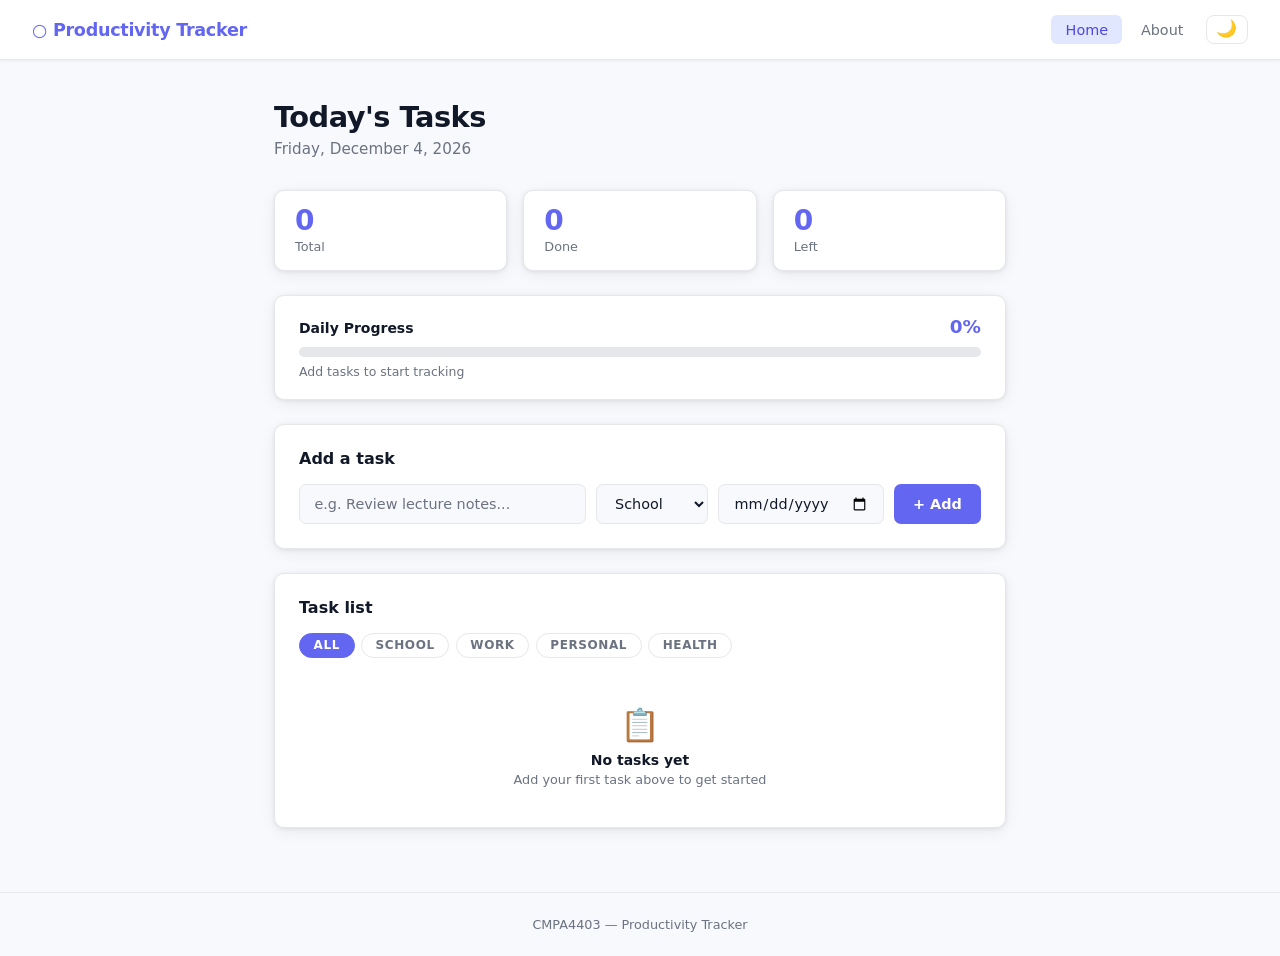
<file: index.html>
<!DOCTYPE html>
<html lang="en">
<head>
    <meta charset="UTF-8">
    <meta name="viewport" content="width=device-width, initial-scale=1.0">
    <title>Productivity Tracker</title>
    <!-- Anti-flash: apply saved theme before paint -->
    <script>try{var t=localStorage.getItem('pt_theme')||'light';document.documentElement.setAttribute('data-theme',t);}catch(e){document.documentElement.setAttribute('data-theme','light');}</script>
    <link rel="stylesheet" href="styles.css">
</head>
<body>

    <header>
        <a class="logo" href="index.html">&#9675; Productivity Tracker</a>
        <div class="header-right">
            <nav>
                <a href="index.html" class="active">Home</a>
                <a href="about.html">About</a>
            </nav>
            <button class="theme-toggle" id="theme-toggle" title="Toggle dark mode">🌙</button>
        </div>
    </header>

    <main>
        <div class="hero">
            <h1>Today's Tasks</h1>
            <p id="date-display"></p>
        </div>

        <!-- Stats -->
        <div class="stats">
            <div class="stat">
                <div class="value" id="stat-total">0</div>
                <div class="label">Total</div>
            </div>
            <div class="stat">
                <div class="value" id="stat-done">0</div>
                <div class="label">Done</div>
            </div>
            <div class="stat">
                <div class="value" id="stat-left">0</div>
                <div class="label">Left</div>
            </div>
        </div>

        <!-- Progress bar -->
        <div class="progress-wrap">
            <div class="progress-header">
                <span class="progress-title">Daily Progress</span>
                <span class="progress-pct" id="progress-pct">0%</span>
            </div>
            <div class="progress-track">
                <div class="progress-fill" id="progress-fill"></div>
            </div>
            <div class="progress-sub" id="progress-sub">Add tasks to start tracking</div>
        </div>

        <!-- Add task -->
        <div class="card">
            <h2>Add a task</h2>
            <form class="task-form" id="task-form">
                <div class="form-inputs">
                    <input
                        type="text"
                        id="task-input"
                        placeholder="e.g. Review lecture notes..."
                        autocomplete="off"
                        maxlength="120"
                    />
                    <select id="cat-select">
                        <option value="school">School</option>
                        <option value="work">Work</option>
                        <option value="personal">Personal</option>
                        <option value="health">Health</option>
                    </select>
                    <input type="date" id="date-input" title="Due date (optional)" />
                    <button type="submit" class="btn">+ Add</button>
                </div>
                <p class="form-error" id="form-error">Please enter a task name.</p>
            </form>
        </div>

        <!-- Task list -->
        <div class="card">
            <h2>Task list</h2>
            <div class="filter-tabs">
                <button class="filter-btn active" data-filter="all">All</button>
                <button class="filter-btn" data-filter="school">School</button>
                <button class="filter-btn" data-filter="work">Work</button>
                <button class="filter-btn" data-filter="personal">Personal</button>
                <button class="filter-btn" data-filter="health">Health</button>
            </div>
            <ul class="task-list" id="task-list">
                <li class="empty-state" id="empty-msg">
                    <div class="empty-state-icon">📋</div>
                    <div class="empty-state-text">No tasks yet</div>
                    <div class="empty-state-sub">Add your first task above to get started</div>
                </li>
            </ul>
        </div>
    </main>

    <footer>
        CMPA4403 &mdash; Productivity Tracker
    </footer>

    <script>
        // ── Date display ──
        document.getElementById('date-display').textContent = new Date().toLocaleDateString('en-US', {
            weekday: 'long', year: 'numeric', month: 'long', day: 'numeric'
        });

        // ── Dark mode toggle ──
        const themeToggle = document.getElementById('theme-toggle');
        const root = document.documentElement;

        function syncToggleIcon() {
            themeToggle.textContent = root.getAttribute('data-theme') === 'dark' ? '☀️' : '🌙';
        }
        syncToggleIcon();

        themeToggle.addEventListener('click', () => {
            const next = root.getAttribute('data-theme') === 'dark' ? 'light' : 'dark';
            root.setAttribute('data-theme', next);
            try { localStorage.setItem('pt_theme', next); } catch(e) {}
            syncToggleIcon();
        });

        // ── State ──
        const STORAGE_KEY = 'pt_tasks';
        let tasks = JSON.parse(localStorage.getItem(STORAGE_KEY) || '[]');
        let activeFilter = 'all';

        function save() {
            try { localStorage.setItem(STORAGE_KEY, JSON.stringify(tasks)); } catch(e) {}
        }

        // ── Due date helpers ──
        function parseLocalDate(str) {
            // Parse YYYY-MM-DD as local date to avoid UTC timezone shifts
            const [y, m, d] = str.split('-').map(Number);
            return new Date(y, m - 1, d);
        }

        function getDueStatus(task) {
            if (!task.dueDate || task.done) return null;
            const today = new Date(); today.setHours(0, 0, 0, 0);
            const due   = parseLocalDate(task.dueDate);
            if (due < today) return 'overdue';
            if (due.getTime() === today.getTime()) return 'today';
            return 'upcoming';
        }

        function formatDate(str) {
            return parseLocalDate(str).toLocaleDateString('en-US', { month: 'short', day: 'numeric' });
        }

        // ── Progress bar ──
        function updateProgress() {
            const total = tasks.length;
            const done  = tasks.filter(t => t.done).length;
            const pct   = total === 0 ? 0 : Math.round((done / total) * 100);

            const fill = document.getElementById('progress-fill');
            const pctEl = document.getElementById('progress-pct');
            const sub   = document.getElementById('progress-sub');

            fill.style.width = pct + '%';
            fill.classList.toggle('complete', pct === 100 && total > 0);
            pctEl.textContent = pct + '%';
            sub.textContent = total === 0
                ? 'Add tasks to start tracking'
                : `${done} of ${total} task${total !== 1 ? 's' : ''} complete`;
        }

        // ── Filter tabs ──
        document.querySelectorAll('.filter-btn').forEach(btn => {
            btn.addEventListener('click', () => {
                activeFilter = btn.dataset.filter;
                document.querySelectorAll('.filter-btn').forEach(b => b.classList.remove('active'));
                btn.classList.add('active');
                render();
            });
        });

        // ── Render ──
        function render() {
            const list     = document.getElementById('task-list');
            const emptyMsg = document.getElementById('empty-msg');

            // Stats
            const total = tasks.length;
            const done  = tasks.filter(t => t.done).length;
            document.getElementById('stat-total').textContent = total;
            document.getElementById('stat-done').textContent  = done;
            document.getElementById('stat-left').textContent  = total - done;
            updateProgress();

            // Clear task items
            Array.from(list.querySelectorAll('.task-item')).forEach(el => el.remove());

            const filtered = activeFilter === 'all'
                ? tasks
                : tasks.filter(t => t.category === activeFilter);

            emptyMsg.style.display = filtered.length === 0 ? 'block' : 'none';
            // Update empty state messaging depending on context
            const emptyText = emptyMsg.querySelector('.empty-state-text');
            const emptySub  = emptyMsg.querySelector('.empty-state-sub');
            if (tasks.length === 0) {
                emptyText.textContent = 'No tasks yet';
                emptySub.textContent  = 'Add your first task above to get started';
            } else {
                emptyText.textContent = `No ${activeFilter} tasks`;
                emptySub.textContent  = 'Try a different filter or add a new task';
            }

            filtered.forEach(task => {
                const realIdx  = tasks.indexOf(task);
                const status   = getDueStatus(task);

                const li = document.createElement('li');
                li.className = 'task-item' + (task.done ? ' done' : '');
                if (task.category) li.dataset.category = task.category;

                // Checkbox
                const cb = document.createElement('input');
                cb.type    = 'checkbox';
                cb.checked = task.done;
                cb.addEventListener('change', () => {
                    tasks[realIdx].done = cb.checked;
                    save(); render();
                });

                // Label
                const label = document.createElement('span');
                label.className   = 'task-label';
                label.textContent = task.text;
                label.addEventListener('click', () => {
                    cb.checked = !cb.checked;
                    tasks[realIdx].done = cb.checked;
                    save(); render();
                });

                // Category badge
                const badge = document.createElement('span');
                badge.className   = `cat-badge cat-${task.category}`;
                badge.textContent = task.category;

                // Due date label
                let dueEl = null;
                if (task.dueDate) {
                    dueEl = document.createElement('span');
                    dueEl.className = 'due-label';
                    if (status === 'overdue')  { dueEl.classList.add('overdue');   dueEl.textContent = '⚠ ' + formatDate(task.dueDate); }
                    else if (status === 'today'){ dueEl.classList.add('due-today'); dueEl.textContent = '📅 Today'; }
                    else                        { dueEl.textContent = '📅 ' + formatDate(task.dueDate); }
                }

                // Delete button
                const del = document.createElement('button');
                del.className = 'delete-btn';
                del.title     = 'Remove';
                del.innerHTML = '&#10005;';
                del.addEventListener('click', () => {
                    tasks.splice(realIdx, 1);
                    save(); render();
                });

                li.appendChild(cb);
                li.appendChild(label);
                if (task.category) li.appendChild(badge);
                if (dueEl)         li.appendChild(dueEl);
                li.appendChild(del);
                list.appendChild(li);
            });
        }

        // ── Add task with validation ──
        const taskInput  = document.getElementById('task-input');
        const formError  = document.getElementById('form-error');

        taskInput.addEventListener('input', () => {
            taskInput.classList.remove('error');
            formError.classList.remove('visible');
        });

        taskInput.addEventListener('animationend', () => {
            taskInput.classList.remove('error');
        });

        document.getElementById('task-form').addEventListener('submit', e => {
            e.preventDefault();
            const text = taskInput.value.trim();

            if (!text) {
                formError.classList.add('visible');
                taskInput.classList.remove('error');
                void taskInput.offsetWidth; // force reflow to restart animation
                taskInput.classList.add('error');
                taskInput.focus();
                return;
            }

            formError.classList.remove('visible');
            tasks.push({
                text,
                done:     false,
                category: document.getElementById('cat-select').value,
                dueDate:  document.getElementById('date-input').value || null
            });
            save();
            render();
            taskInput.value = '';
            document.getElementById('date-input').value = '';
            taskInput.focus();
        });

        render();
    </script>

</body>
</html>
</file>
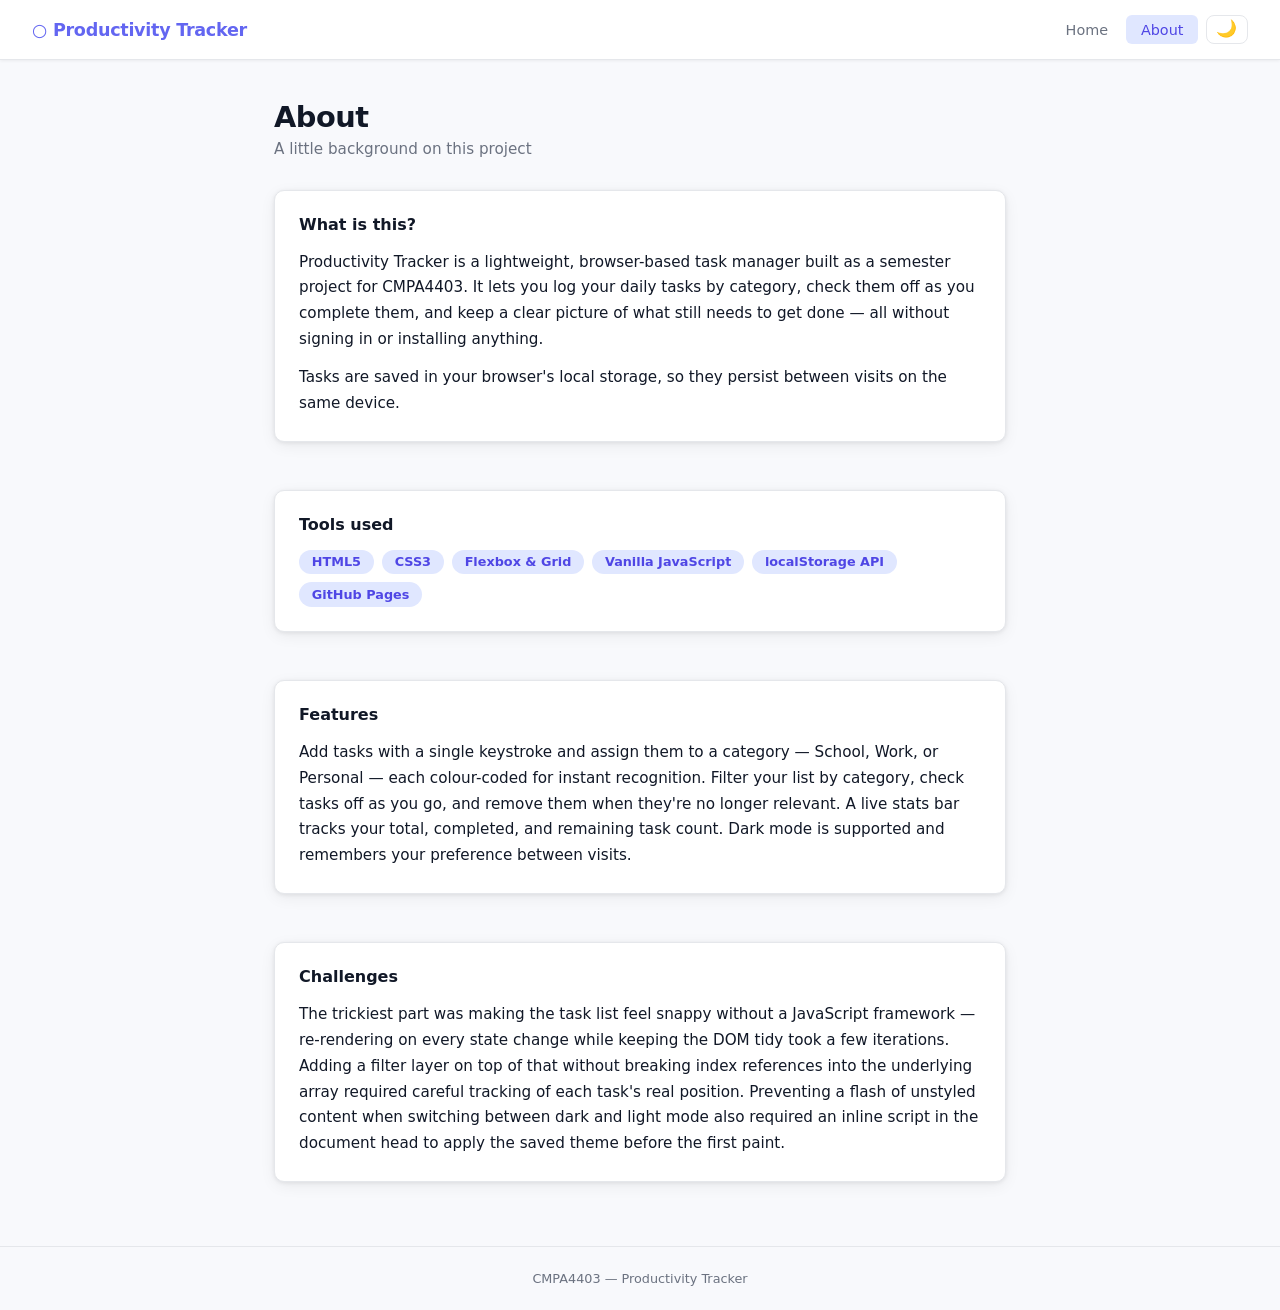
<file: about.html>
<!DOCTYPE html>
<html lang="en">
<head>
    <meta charset="UTF-8">
    <meta name="viewport" content="width=device-width, initial-scale=1.0">
    <title>About — Productivity Tracker</title>
    <!-- Anti-flash: apply saved theme before paint -->
    <script>try{var t=localStorage.getItem('pt_theme')||'light';document.documentElement.setAttribute('data-theme',t);}catch(e){document.documentElement.setAttribute('data-theme','light');}</script>
    <link rel="stylesheet" href="styles.css">
</head>
<body>

    <header>
        <a class="logo" href="index.html">&#9675; Productivity Tracker</a>
        <div class="header-right">
            <nav>
                <a href="index.html">Home</a>
                <a href="about.html" class="active">About</a>
            </nav>
            <button class="theme-toggle" id="theme-toggle" title="Toggle dark mode">🌙</button>
        </div>
    </header>

    <main>
        <div class="hero">
            <h1>About</h1>
            <p>A little background on this project</p>
        </div>

        <div class="about-section">
            <div class="card">
                <h2>What is this?</h2>
                <p>
                    Productivity Tracker is a lightweight, browser-based task manager built as a semester
                    project for CMPA4403. It lets you log your daily tasks by category, check them off as
                    you complete them, and keep a clear picture of what still needs to get done — all
                    without signing in or installing anything.
                </p>
                <p style="margin-top: 0.75rem;">
                    Tasks are saved in your browser's local storage, so they persist between visits on
                    the same device.
                </p>
            </div>

            <div class="card">
                <h2>Tools used</h2>
                <div class="tag-list">
                    <span class="tag">HTML5</span>
                    <span class="tag">CSS3</span>
                    <span class="tag">Flexbox &amp; Grid</span>
                    <span class="tag">Vanilla JavaScript</span>
                    <span class="tag">localStorage API</span>
                    <span class="tag">GitHub Pages</span>
                </div>
            </div>

            <div class="card">
                <h2>Features</h2>
                <p>
                    Add tasks with a single keystroke and assign them to a category — School, Work, or
                    Personal — each colour-coded for instant recognition. Filter your list by category,
                    check tasks off as you go, and remove them when they're no longer relevant. A live
                    stats bar tracks your total, completed, and remaining task count. Dark mode is
                    supported and remembers your preference between visits.
                </p>
            </div>

            <div class="card">
                <h2>Challenges</h2>
                <p>
                    The trickiest part was making the task list feel snappy without a JavaScript
                    framework — re-rendering on every state change while keeping the DOM tidy took a
                    few iterations. Adding a filter layer on top of that without breaking index references
                    into the underlying array required careful tracking of each task's real position.
                    Preventing a flash of unstyled content when switching between dark and light mode
                    also required an inline script in the document head to apply the saved theme before
                    the first paint.
                </p>
            </div>
        </div>
    </main>

    <footer>
        CMPA4403 &mdash; Productivity Tracker
    </footer>

    <script>
        const themeToggle = document.getElementById('theme-toggle');
        const root = document.documentElement;

        function syncToggleIcon() {
            themeToggle.textContent = root.getAttribute('data-theme') === 'dark' ? '☀️' : '🌙';
        }
        syncToggleIcon();

        themeToggle.addEventListener('click', () => {
            const next = root.getAttribute('data-theme') === 'dark' ? 'light' : 'dark';
            root.setAttribute('data-theme', next);
            try { localStorage.setItem('pt_theme', next); } catch(e) {}
            syncToggleIcon();
        });
    </script>

</body>
</html>
</file>
<file: styles.css>
/* ── Reset & Variables ── */
*, *::before, *::after {
    box-sizing: border-box;
    margin: 0;
    padding: 0;
}

:root {
    --accent:       #6366f1;
    --accent-dark:  #4f46e5;
    --accent-light: #e0e7ff;
    --bg:           #f8f9fc;
    --surface:      #ffffff;
    --border:       #e5e7eb;
    --text:         #111827;
    --muted:        #6b7280;
    --danger:       #ef4444;
    --success:      #22c55e;
    --radius:       10px;
    --shadow:       0 1px 4px rgba(0,0,0,0.08), 0 4px 16px rgba(0,0,0,0.06);

    /* Category palette */
    --cat-school-bg:      #dbeafe;
    --cat-school-text:    #1d4ed8;
    --cat-school-border:  #3b82f6;
    --cat-work-bg:        #fef3c7;
    --cat-work-text:      #b45309;
    --cat-work-border:    #f59e0b;
    --cat-personal-bg:    #d1fae5;
    --cat-personal-text:  #065f46;
    --cat-personal-border:#10b981;
    --cat-health-bg:      #fce7f3;
    --cat-health-text:    #9d174d;
    --cat-health-border:  #ec4899;
}

[data-theme="dark"] {
    --bg:           #0f1117;
    --surface:      #1a1d27;
    --border:       #2a2d3e;
    --text:         #e8e9f0;
    --muted:        #6b7080;
    --accent:       #818cf8;
    --accent-dark:  #6366f1;
    --accent-light: rgba(99,102,241,0.18);
    --shadow:       0 1px 4px rgba(0,0,0,0.3), 0 4px 16px rgba(0,0,0,0.2);

    --cat-school-bg:      rgba(59,130,246,0.18);
    --cat-school-text:    #93c5fd;
    --cat-work-bg:        rgba(245,158,11,0.18);
    --cat-work-text:      #fcd34d;
    --cat-personal-bg:    rgba(16,185,129,0.18);
    --cat-personal-text:  #6ee7b7;
    --cat-health-bg:      rgba(236,72,153,0.18);
    --cat-health-text:    #f9a8d4;
}

/* ── Theme transitions ── */
body, header, .card, .stat, .progress-wrap,
.task-form input, .task-form select, footer {
    transition: background 0.25s, color 0.25s, border-color 0.25s, box-shadow 0.25s;
}

body {
    font-family: 'Segoe UI', system-ui, sans-serif;
    background: var(--bg);
    color: var(--text);
    min-height: 100vh;
    display: flex;
    flex-direction: column;
}

/* ── Header / Nav ── */
header {
    background: var(--surface);
    border-bottom: 1px solid var(--border);
    padding: 0 2rem;
    display: flex;
    align-items: center;
    justify-content: space-between;
    height: 60px;
    position: sticky;
    top: 0;
    z-index: 10;
    box-shadow: 0 1px 3px rgba(0,0,0,0.06);
}

.logo {
    font-size: 1.1rem;
    font-weight: 700;
    color: var(--accent);
    text-decoration: none;
    letter-spacing: -0.3px;
    transition: opacity 0.15s;
}
.logo:hover { opacity: 0.8; }

.header-right {
    display: flex;
    align-items: center;
    gap: 0.5rem;
}

nav { display: flex; gap: 0.25rem; }

nav a {
    text-decoration: none;
    color: var(--muted);
    font-size: 0.9rem;
    font-weight: 500;
    padding: 0.4rem 0.9rem;
    border-radius: 6px;
    transition: background 0.15s, color 0.15s;
}
nav a:hover { background: var(--bg); color: var(--text); }
nav a.active { background: var(--accent-light); color: var(--accent-dark); }

/* ── Dark mode toggle ── */
.theme-toggle {
    background: none;
    border: 1px solid var(--border);
    border-radius: 8px;
    padding: 0.3rem 0.6rem;
    font-size: 1.05rem;
    cursor: pointer;
    line-height: 1;
    color: var(--text);
    transition: background 0.15s, border-color 0.15s, transform 0.2s;
}
.theme-toggle:hover { background: var(--bg); transform: scale(1.12) rotate(18deg); }

/* ── Main layout ── */
main {
    flex: 1;
    max-width: 780px;
    width: 100%;
    margin: 2.5rem auto;
    padding: 0 1.5rem;
}

/* ── Hero ── */
.hero { margin-bottom: 2rem; }
.hero h1 { font-size: 1.8rem; font-weight: 700; letter-spacing: -0.5px; }
.hero p { color: var(--muted); margin-top: 0.35rem; font-size: 0.95rem; }

/* ── Cards ── */
.card {
    background: var(--surface);
    border: 1px solid var(--border);
    border-radius: var(--radius);
    padding: 1.5rem;
    box-shadow: var(--shadow);
    margin-bottom: 1.5rem;
}
.card h2 { font-size: 1rem; font-weight: 600; margin-bottom: 1rem; color: var(--text); }

/* ── Progress bar ── */
.progress-wrap {
    background: var(--surface);
    border: 1px solid var(--border);
    border-radius: var(--radius);
    padding: 1.25rem 1.5rem;
    box-shadow: var(--shadow);
    margin-bottom: 1.5rem;
}

.progress-header {
    display: flex;
    justify-content: space-between;
    align-items: baseline;
    margin-bottom: 0.6rem;
}

.progress-title {
    font-size: 0.875rem;
    font-weight: 600;
    color: var(--text);
}

.progress-pct {
    font-size: 1.15rem;
    font-weight: 700;
    color: var(--accent);
    transition: color 0.3s;
}

.progress-track {
    height: 10px;
    background: var(--border);
    border-radius: 999px;
    overflow: hidden;
}

.progress-fill {
    height: 100%;
    background: linear-gradient(90deg, var(--accent-dark), var(--accent));
    border-radius: 999px;
    width: 0%;
    transition: width 0.5s cubic-bezier(0.4, 0, 0.2, 1), background 0.4s;
}

.progress-fill.complete {
    background: linear-gradient(90deg, #16a34a, var(--success));
}

.progress-sub {
    font-size: 0.78rem;
    color: var(--muted);
    margin-top: 0.45rem;
}

/* ── Stats ── */
.stats {
    display: grid;
    grid-template-columns: repeat(3, 1fr);
    gap: 1rem;
    margin-bottom: 1.5rem;
}

.stat {
    background: var(--surface);
    border: 1px solid var(--border);
    border-radius: var(--radius);
    padding: 1rem 1.25rem;
    box-shadow: var(--shadow);
    transition: transform 0.18s, box-shadow 0.18s;
    cursor: default;
}
.stat:hover { transform: translateY(-2px); box-shadow: 0 6px 20px rgba(0,0,0,0.1); }
.stat .value { font-size: 1.75rem; font-weight: 700; color: var(--accent); line-height: 1; }
.stat .label { font-size: 0.8rem; color: var(--muted); margin-top: 0.3rem; }

/* ── Task form ── */
.task-form {
    display: flex;
    flex-direction: column;
    gap: 0.5rem;
}

.form-inputs {
    display: flex;
    gap: 0.6rem;
    flex-wrap: wrap;
}

.form-inputs input[type="text"] {
    flex: 1;
    min-width: 160px;
}

/* shared input/select styles */
.task-form input[type="text"],
.task-form input[type="date"],
.task-form select {
    border: 1px solid var(--border);
    border-radius: 7px;
    padding: 0.6rem 0.9rem;
    font-size: 0.9rem;
    font-family: inherit;
    color: var(--text);
    background: var(--bg);
    outline: none;
    transition: border-color 0.15s, box-shadow 0.15s;
}

.task-form input[type="text"]:focus,
.task-form input[type="date"]:focus,
.task-form select:focus {
    border-color: var(--accent);
    box-shadow: 0 0 0 3px rgba(99,102,241,0.15);
}

.task-form input[type="text"]::placeholder { color: var(--muted); }

/* calendar icon in dark mode */
[data-theme="dark"] input[type="date"]::-webkit-calendar-picker-indicator {
    filter: invert(0.7);
}

/* ── Input validation ── */
@keyframes shake {
    0%,100% { transform: translateX(0); }
    20%      { transform: translateX(-6px); }
    40%      { transform: translateX(6px); }
    60%      { transform: translateX(-4px); }
    80%      { transform: translateX(4px); }
}

.task-form input.error {
    border-color: var(--danger) !important;
    box-shadow: 0 0 0 3px rgba(239,68,68,0.15) !important;
    animation: shake 0.35s ease;
}

.form-error {
    font-size: 0.8rem;
    color: var(--danger);
    font-weight: 500;
    display: none;
}
.form-error.visible { display: block; }

/* ── Buttons ── */
.btn {
    background: var(--accent);
    color: #fff;
    border: none;
    border-radius: 7px;
    padding: 0.6rem 1.2rem;
    font-size: 0.9rem;
    font-weight: 600;
    font-family: inherit;
    cursor: pointer;
    white-space: nowrap;
    transition: background 0.15s, transform 0.12s, box-shadow 0.12s;
}
.btn:hover { background: var(--accent-dark); transform: translateY(-1px); box-shadow: 0 4px 12px rgba(99,102,241,0.35); }
.btn:active { transform: translateY(0); }

/* ── Category filter tabs ── */
.filter-tabs {
    display: flex;
    gap: 0.4rem;
    margin-bottom: 1rem;
    flex-wrap: wrap;
}

.filter-btn {
    background: none;
    border: 1px solid var(--border);
    border-radius: 999px;
    padding: 0.28rem 0.85rem;
    font-size: 0.75rem;
    font-weight: 700;
    font-family: inherit;
    color: var(--muted);
    cursor: pointer;
    text-transform: uppercase;
    letter-spacing: 0.05em;
    transition: all 0.15s;
}
.filter-btn:hover { border-color: var(--accent); color: var(--accent); }

.filter-btn.active                           { background: var(--accent);               border-color: var(--accent);               color: #fff; }
.filter-btn[data-filter="school"].active     { background: var(--cat-school-border);    border-color: var(--cat-school-border);    color: #fff; }
.filter-btn[data-filter="work"].active       { background: var(--cat-work-border);      border-color: var(--cat-work-border);      color: #fff; }
.filter-btn[data-filter="personal"].active   { background: var(--cat-personal-border);  border-color: var(--cat-personal-border);  color: #fff; }
.filter-btn[data-filter="health"].active     { background: var(--cat-health-border);    border-color: var(--cat-health-border);    color: #fff; }

/* ── Task list ── */
.task-list {
    list-style: none;
    display: flex;
    flex-direction: column;
    gap: 0.5rem;
}

.task-item {
    display: flex;
    align-items: center;
    gap: 0.75rem;
    padding: 0.65rem 0.75rem 0.65rem 0.65rem;
    border: 1px solid var(--border);
    border-left: 4px solid var(--border);
    border-radius: 7px;
    background: var(--bg);
    transition: transform 0.18s, box-shadow 0.18s;
}
.task-item:hover { transform: translateY(-1px); box-shadow: 0 4px 14px rgba(0,0,0,0.08); }

.task-item[data-category="school"]   { border-left-color: var(--cat-school-border); }
.task-item[data-category="work"]     { border-left-color: var(--cat-work-border); }
.task-item[data-category="personal"] { border-left-color: var(--cat-personal-border); }
.task-item[data-category="health"]   { border-left-color: var(--cat-health-border); }

.task-item input[type="checkbox"] {
    width: 16px;
    height: 16px;
    accent-color: var(--accent);
    cursor: pointer;
    flex-shrink: 0;
}

.task-item .task-label {
    flex: 1;
    font-size: 0.9rem;
    cursor: pointer;
    transition: color 0.15s;
}
.task-item.done .task-label { text-decoration: line-through; color: var(--muted); }

/* ── Due date label ── */
.due-label {
    font-size: 0.72rem;
    font-weight: 500;
    color: var(--muted);
    white-space: nowrap;
    flex-shrink: 0;
}
.due-label.overdue {
    color: var(--danger);
    font-weight: 700;
}
.due-label.due-today {
    color: #d97706;
    font-weight: 700;
}

/* ── Category badge ── */
.cat-badge {
    font-size: 0.68rem;
    font-weight: 700;
    padding: 0.18rem 0.55rem;
    border-radius: 999px;
    text-transform: uppercase;
    letter-spacing: 0.05em;
    white-space: nowrap;
    flex-shrink: 0;
}
.cat-badge.cat-school   { background: var(--cat-school-bg);   color: var(--cat-school-text); }
.cat-badge.cat-work     { background: var(--cat-work-bg);     color: var(--cat-work-text); }
.cat-badge.cat-personal { background: var(--cat-personal-bg); color: var(--cat-personal-text); }
.cat-badge.cat-health   { background: var(--cat-health-bg);   color: var(--cat-health-text); }

.task-item .delete-btn {
    background: none;
    border: none;
    cursor: pointer;
    color: #d1d5db;
    font-size: 1rem;
    line-height: 1;
    padding: 0 0.2rem;
    flex-shrink: 0;
    transition: color 0.15s, transform 0.12s;
}
.task-item .delete-btn:hover { color: var(--danger); transform: scale(1.2); }

/* ── Empty state ── */
.empty-state {
    text-align: center;
    color: var(--muted);
    font-size: 0.875rem;
    padding: 2rem 0 1rem;
}
.empty-state-icon { font-size: 2rem; margin-bottom: 0.5rem; }
.empty-state-text { font-weight: 600; color: var(--text); margin-bottom: 0.25rem; }
.empty-state-sub  { font-size: 0.8rem; }

/* ── About page ── */
.about-section { display: flex; flex-direction: column; gap: 1.5rem; }
.about-section p { font-size: 0.95rem; line-height: 1.7; color: var(--text); }

.tag-list { display: flex; flex-wrap: wrap; gap: 0.5rem; margin-top: 0.5rem; }
.tag {
    background: var(--accent-light);
    color: var(--accent-dark);
    font-size: 0.8rem;
    font-weight: 600;
    padding: 0.3rem 0.8rem;
    border-radius: 999px;
}

/* ── Footer ── */
footer {
    text-align: center;
    padding: 1.5rem;
    font-size: 0.8rem;
    color: var(--muted);
    border-top: 1px solid var(--border);
}

/* ── Responsive ── */
@media (max-width: 540px) {
    header { padding: 0 1rem; }
    main { margin: 1.5rem auto; }

    .stats { gap: 0.6rem; }
    .stat .value { font-size: 1.4rem; }
    .stat .label { font-size: 0.72rem; }

    .form-inputs { flex-direction: column; }
    .form-inputs select,
    .form-inputs input[type="date"],
    .btn { width: 100%; }
}
</file>
